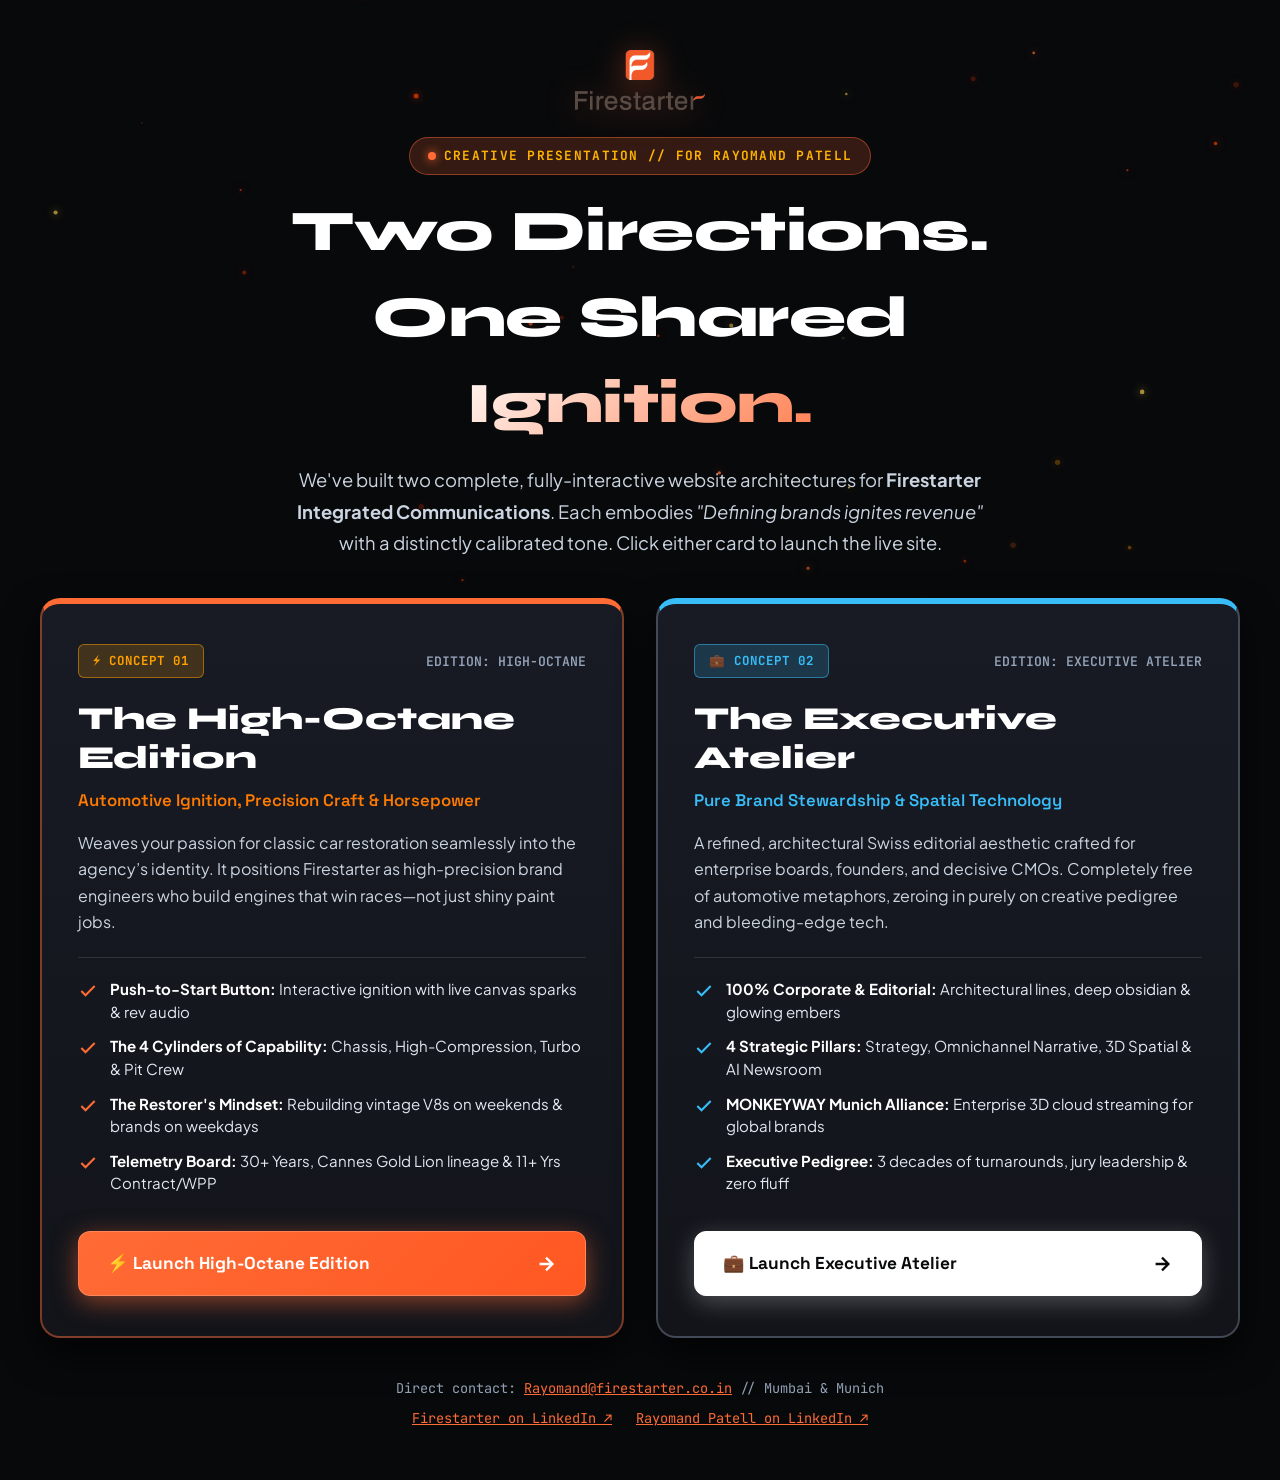
<file: index.html>
<!DOCTYPE html>
<html lang="en">
<head>
    <meta charset="UTF-8">
    <meta name="viewport" content="width=device-width, initial-scale=1.0">
    <title>Firestarter | Executive Creative Presentation for Rayomand Patell</title>
    <meta name="description" content="Executive concept presentation for Rayomand Patell's Firestarter Integrated Communications. Featuring two distinct creative directions: High-Octane Edition vs Executive Atelier.">
    <link rel="icon" type="image/png" href="assets/images/favicon.png">
    
    <!-- External Styles -->
    <link rel="stylesheet" href="assets/css/shared.css">
    <link rel="stylesheet" href="assets/css/hub.css">

    <!-- High-Contrast Embedded Overrides for 100% Guaranteed Visibility -->
    <style>
        body {
            background-color: #08090b !important;
            color: #f8fafc !important;
            font-family: 'Plus Jakarta Sans', system-ui, -apple-system, sans-serif;
            margin: 0;
            padding: 0;
            min-height: 100vh;
        }

        .hub-hero {
            min-height: 100vh;
            display: flex;
            flex-direction: column;
            justify-content: center;
            align-items: center;
            padding: 50px 24px;
            position: relative;
            z-index: 2;
        }

        .hub-header {
            text-align: center;
            max-width: 860px;
            margin: 0 auto 40px;
        }

        .hub-logo {
            height: 60px;
            width: auto;
            object-fit: contain;
            margin-bottom: 20px;
            filter: drop-shadow(0 4px 16px rgba(255, 107, 53, 0.4));
        }

        .hub-kicker {
            display: inline-flex;
            align-items: center;
            gap: 8px;
            background: rgba(255, 107, 53, 0.18);
            border: 1px solid rgba(255, 107, 53, 0.45);
            padding: 8px 18px;
            border-radius: 9999px;
            font-family: 'JetBrains Mono', monospace;
            font-size: 0.8rem;
            font-weight: 700;
            color: #FFB300 !important;
            text-transform: uppercase;
            letter-spacing: 0.1em;
            margin-bottom: 18px;
        }

        .hub-title {
            font-family: 'Syne', sans-serif;
            font-size: clamp(2.3rem, 5vw, 3.6rem);
            font-weight: 800;
            line-height: 1.35;
            color: #FFFFFF !important;
            margin-bottom: 22px;
            letter-spacing: -0.01em;
        }

        .hub-title .title-line {
            display: block;
            margin-bottom: 8px;
        }

        .hub-title .title-line:last-child {
            margin-bottom: 0;
        }

        .hub-title span.highlight {
            background: linear-gradient(135deg, #FFFFFF 20%, #FF6B35 85%);
            -webkit-background-clip: text;
            -webkit-text-fill-color: transparent;
        }

        .hub-intro {
            font-size: 1.15rem;
            color: #CBD5E1 !important;
            line-height: 1.7;
            max-width: 720px;
            margin: 0 auto;
        }

        /* Split Showcase Cards */
        .split-showcase-grid {
            display: grid;
            grid-template-columns: 1fr;
            gap: 32px;
            max-width: 1200px;
            width: 100%;
            margin-bottom: 40px;
            align-items: stretch;
        }

        @media (min-width: 900px) {
            .split-showcase-grid {
                grid-template-columns: 1fr 1fr;
            }
        }

        .showcase-card {
            background: #151821 !important;
            border-radius: 20px;
            padding: 40px 36px;
            display: flex;
            flex-direction: column;
            justify-content: space-between;
            transition: all 0.35s cubic-bezier(0.16, 1, 0.3, 1);
            position: relative;
            text-decoration: none !important;
            box-shadow: 0 16px 36px rgba(0, 0, 0, 0.7);
            margin: 0 !important;
            top: 0 !important;
            height: 100%;
            box-sizing: border-box;
        }

        /* Option 1 Specific Glow & Border */
        .showcase-card.card-opt1 {
            border: 2px solid rgba(255, 107, 53, 0.45) !important;
            border-top: 6px solid #FF6B35 !important;
            background: linear-gradient(180deg, #181b24 0%, #12141a 100%) !important;
        }

        .showcase-card.card-opt1:hover {
            transform: translateY(-8px);
            border-color: #FF6B35 !important;
            box-shadow: 0 24px 50px rgba(0, 0, 0, 0.8), 0 0 35px rgba(255, 107, 53, 0.35);
        }

        /* Option 2 Specific Glow & Border */
        .showcase-card.card-opt2 {
            border: 2px solid rgba(148, 163, 184, 0.35) !important;
            border-top: 6px solid #38BDF8 !important;
            background: linear-gradient(180deg, #181b24 0%, #12141a 100%) !important;
        }

        .showcase-card.card-opt2:hover {
            transform: translateY(-8px);
            border-color: #38BDF8 !important;
            box-shadow: 0 24px 50px rgba(0, 0, 0, 0.8), 0 0 35px rgba(56, 189, 248, 0.3);
        }

        .card-meta-row {
            display: flex;
            justify-content: space-between;
            align-items: center;
            margin-bottom: 22px;
        }

        .card-concept-badge {
            font-family: 'JetBrains Mono', monospace;
            font-size: 0.78rem;
            font-weight: 700;
            padding: 6px 14px;
            border-radius: 6px;
            text-transform: uppercase;
            letter-spacing: 0.08em;
        }

        .card-concept-badge.opt1 {
            color: #FFA000 !important;
            background: rgba(255, 160, 0, 0.18) !important;
            border: 1px solid rgba(255, 160, 0, 0.5) !important;
        }

        .card-concept-badge.opt2 {
            color: #38BDF8 !important;
            background: rgba(56, 189, 248, 0.18) !important;
            border: 1px solid rgba(56, 189, 248, 0.5) !important;
        }

        .card-edition-num {
            font-family: 'JetBrains Mono', monospace;
            font-size: 0.82rem;
            color: #94A3B8 !important;
            font-weight: 600;
        }

        .card-title {
            font-family: 'Syne', sans-serif;
            font-size: clamp(1.9rem, 2.5vw, 2.3rem);
            font-weight: 800;
            color: #FFFFFF !important;
            margin-bottom: 10px;
            line-height: 1.2;
        }

        .card-tagline {
            font-size: 1.05rem;
            font-weight: 600;
            margin-bottom: 16px;
        }

        .card-tagline.opt1 {
            color: #FF7A00 !important;
        }

        .card-tagline.opt2 {
            color: #38BDF8 !important;
        }

        .card-desc {
            font-size: 1rem;
            color: #CBD5E1 !important;
            line-height: 1.65;
            margin-bottom: 22px;
        }

        .card-highlights {
            list-style: none;
            display: flex;
            flex-direction: column;
            gap: 12px;
            border-top: 1px solid rgba(255, 255, 255, 0.12);
            padding-top: 20px;
            margin-bottom: 30px;
        }

        .card-highlights li {
            font-size: 0.94rem;
            color: #E2E8F0 !important;
            display: flex;
            align-items: flex-start;
            gap: 12px;
            line-height: 1.5;
        }

        .card-highlights li strong {
            color: #FFFFFF !important;
        }

        .card-highlights.opt1 li svg {
            color: #FF6B35;
            flex-shrink: 0;
            margin-top: 3px;
        }

        .card-highlights.opt2 li svg {
            color: #38BDF8;
            flex-shrink: 0;
            margin-top: 3px;
        }

        /* High-Visibility Action Buttons */
        .card-action-btn {
            display: flex !important;
            align-items: center !important;
            justify-content: space-between !important;
            width: 100% !important;
            box-sizing: border-box !important;
            padding: 18px 28px !important;
            border-radius: 12px !important;
            font-family: 'Space Grotesk', sans-serif !important;
            font-size: 1.08rem !important;
            font-weight: 700 !important;
            text-decoration: none !important;
            transition: all 0.25s ease !important;
        }

        .btn-card-opt1 {
            background: linear-gradient(135deg, #FF6B35 0%, #FF5722 100%) !important;
            color: #FFFFFF !important;
            box-shadow: 0 6px 24px rgba(255, 107, 53, 0.5) !important;
            border: 1px solid rgba(255, 255, 255, 0.2) !important;
        }

        .showcase-card.card-opt1:hover .btn-card-opt1 {
            background: linear-gradient(135deg, #FF7D4D 0%, #FF6433 100%) !important;
            box-shadow: 0 10px 32px rgba(255, 107, 53, 0.7) !important;
            transform: translateY(-2px);
        }

        .btn-card-opt2 {
            background: #FFFFFF !important;
            color: #090A0B !important;
            box-shadow: 0 6px 24px rgba(255, 255, 255, 0.25) !important;
            border: 1px solid #FFFFFF !important;
        }

        .showcase-card.card-opt2:hover .btn-card-opt2 {
            background: #38BDF8 !important;
            color: #090A0B !important;
            border-color: #38BDF8 !important;
            box-shadow: 0 10px 32px rgba(56, 189, 248, 0.5) !important;
            transform: translateY(-2px);
        }

        .hub-footer-info {
            text-align: center;
            font-family: 'JetBrains Mono', monospace;
            font-size: 0.85rem;
            color: #94A3B8 !important;
            max-width: 650px;
            margin: 0 auto;
            line-height: 1.6;
        }

        .hub-footer-info a {
            color: #FF6B35 !important;
            text-decoration: underline;
        }

        @media (max-width: 768px) {
            .hub-hero {
                padding: 36px 16px !important;
            }
            .hub-header {
                margin-bottom: 24px !important;
            }
            .hub-title {
                font-size: clamp(2rem, 8vw, 2.7rem) !important;
                line-height: 1.3 !important;
                margin-bottom: 14px !important;
            }
            .hub-intro {
                font-size: 1.02rem !important;
                line-height: 1.6 !important;
            }
            .split-showcase-grid {
                gap: 20px !important;
                margin-bottom: 28px !important;
            }
            .showcase-card {
                padding: 26px 18px !important;
                border-radius: 16px !important;
            }
            .card-title {
                font-size: 1.7rem !important;
            }
            .card-action-btn {
                padding: 14px 18px !important;
                font-size: 0.96rem !important;
            }
        }
    </style>
</head>
<body>

    <!-- Ambient Spark Canvas -->
    <canvas id="spark-canvas"></canvas>

    <!-- Main Hub Container -->
    <main class="hub-hero">
        <div class="hub-header">
            <img src="assets/images/logo.png" alt="Firestarter Integrated Communications" class="hub-logo">
            
            <div>
                <span class="hub-kicker">
                    <span style="display:inline-block; width:8px; height:8px; border-radius:50%; background:#FF6B35; box-shadow:0 0 10px #FF6B35;"></span>
                    Creative Presentation // For Rayomand Patell
                </span>
            </div>

            <h1 class="hub-title">
                <span class="title-line">Two Directions.</span>
                <span class="title-line">One Shared</span>
                <span class="title-line highlight">Ignition.</span>
            </h1>

            <p class="hub-intro">
                We've built two complete, fully-interactive website architectures for <strong>Firestarter Integrated Communications</strong>. Each embodies <em>"Defining brands ignites revenue"</em> with a distinctly calibrated tone. Click either card to launch the live site.
            </p>
        </div>

        <!-- Split Screen Showcase Cards -->
        <div class="split-showcase-grid">
            
            <!-- OPTION 1 CARD -->
            <a href="option-1.html" class="showcase-card card-opt1">
                <div>
                    <div class="card-meta-row">
                        <span class="card-concept-badge opt1">⚡ Concept 01</span>
                        <span class="card-edition-num">EDITION: HIGH-OCTANE</span>
                    </div>

                    <div class="card-content">
                        <h2 class="card-title">The High-Octane Edition</h2>
                        <div class="card-tagline opt1">Automotive Ignition, Precision Craft & Horsepower</div>
                        <p class="card-desc">
                            Weaves your passion for classic car restoration seamlessly into the agency’s identity. It positions Firestarter as high-precision brand engineers who build engines that win races—not just shiny paint jobs.
                        </p>

                        <ul class="card-highlights opt1">
                            <li>
                                <svg width="20" height="20" viewBox="0 0 24 24" fill="none" stroke="currentColor" stroke-width="2.5"><polyline points="20 6 9 17 4 12"/></svg>
                                <span><strong>Push-to-Start Button:</strong> Interactive ignition with live canvas sparks & rev audio</span>
                            </li>
                            <li>
                                <svg width="20" height="20" viewBox="0 0 24 24" fill="none" stroke="currentColor" stroke-width="2.5"><polyline points="20 6 9 17 4 12"/></svg>
                                <span><strong>The 4 Cylinders of Capability:</strong> Chassis, High-Compression, Turbo & Pit Crew</span>
                            </li>
                            <li>
                                <svg width="20" height="20" viewBox="0 0 24 24" fill="none" stroke="currentColor" stroke-width="2.5"><polyline points="20 6 9 17 4 12"/></svg>
                                <span><strong>The Restorer's Mindset:</strong> Rebuilding vintage V8s on weekends & brands on weekdays</span>
                            </li>
                            <li>
                                <svg width="20" height="20" viewBox="0 0 24 24" fill="none" stroke="currentColor" stroke-width="2.5"><polyline points="20 6 9 17 4 12"/></svg>
                                <span><strong>Telemetry Board:</strong> 30+ Years, Cannes Gold Lion lineage & 11+ Yrs Contract/WPP</span>
                            </li>
                        </ul>
                    </div>
                </div>

                <div class="card-action-btn btn-card-opt1">
                    <span>⚡ Launch High-Octane Edition</span>
                    <svg width="22" height="22" viewBox="0 0 24 24" fill="none" stroke="currentColor" stroke-width="2.5"><path d="M5 12h14M12 5l7 7-7 7"/></svg>
                </div>
            </a>

            <!-- OPTION 2 CARD -->
            <a href="option-2.html" class="showcase-card card-opt2">
                <div>
                    <div class="card-meta-row">
                        <span class="card-concept-badge opt2">💼 Concept 02</span>
                        <span class="card-edition-num">EDITION: EXECUTIVE ATELIER</span>
                    </div>

                    <div class="card-content">
                        <h2 class="card-title">The Executive Atelier</h2>
                        <div class="card-tagline opt2">Pure Brand Stewardship & Spatial Technology</div>
                        <p class="card-desc">
                            A refined, architectural Swiss editorial aesthetic crafted for enterprise boards, founders, and decisive CMOs. Completely free of automotive metaphors, zeroing in purely on creative pedigree and bleeding-edge tech.
                        </p>

                        <ul class="card-highlights opt2">
                            <li>
                                <svg width="20" height="20" viewBox="0 0 24 24" fill="none" stroke="currentColor" stroke-width="2.5"><polyline points="20 6 9 17 4 12"/></svg>
                                <span><strong>100% Corporate & Editorial:</strong> Architectural lines, deep obsidian & glowing embers</span>
                            </li>
                            <li>
                                <svg width="20" height="20" viewBox="0 0 24 24" fill="none" stroke="currentColor" stroke-width="2.5"><polyline points="20 6 9 17 4 12"/></svg>
                                <span><strong>4 Strategic Pillars:</strong> Strategy, Omnichannel Narrative, 3D Spatial & AI Newsroom</span>
                            </li>
                            <li>
                                <svg width="20" height="20" viewBox="0 0 24 24" fill="none" stroke="currentColor" stroke-width="2.5"><polyline points="20 6 9 17 4 12"/></svg>
                                <span><strong>MONKEYWAY Munich Alliance:</strong> Enterprise 3D cloud streaming for global brands</span>
                            </li>
                            <li>
                                <svg width="20" height="20" viewBox="0 0 24 24" fill="none" stroke="currentColor" stroke-width="2.5"><polyline points="20 6 9 17 4 12"/></svg>
                                <span><strong>Executive Pedigree:</strong> 3 decades of turnarounds, jury leadership & zero fluff</span>
                            </li>
                        </ul>
                    </div>
                </div>

                <div class="card-action-btn btn-card-opt2">
                    <span>💼 Launch Executive Atelier</span>
                    <svg width="22" height="22" viewBox="0 0 24 24" fill="none" stroke="currentColor" stroke-width="2.5"><path d="M5 12h14M12 5l7 7-7 7"/></svg>
                </div>
            </a>

        </div>

        <div class="hub-footer-info">
            Direct contact: <a href="mailto:Rayomand@firestarter.co.in">Rayomand@firestarter.co.in</a> // Mumbai & Munich<br>
            <span style="margin-top:8px; display:inline-block;">
                <a href="https://www.linkedin.com/company/firestarter-integrated-communications/" target="_blank" rel="noopener" style="color:var(--text-secondary); margin-right:16px;">Firestarter on LinkedIn ↗</a>
                <a href="https://in.linkedin.com/in/rayomandjpatell" target="_blank" rel="noopener" style="color:var(--text-secondary);">Rayomand Patell on LinkedIn ↗</a>
            </span>
        </div>
    </main>

    <!-- Scripts -->
    <script src="https://cdnjs.cloudflare.com/ajax/libs/gsap/3.12.5/gsap.min.js"></script>
    <script src="assets/js/sparks.js"></script>
    <script>
        document.addEventListener('DOMContentLoaded', () => {
            if (typeof gsap !== 'undefined') {
                gsap.from('.hub-header', {
                    opacity: 0.6,
                    duration: 0.5,
                    ease: 'power2.out'
                });
                gsap.from('.split-showcase-grid', {
                    opacity: 0.6,
                    duration: 0.5,
                    ease: 'power2.out',
                    clearProps: 'all'
                });
            }
        });
    </script>
</body>
</html>
</file>
<file: assets/css/shared.css>
/**
 * Firestarter Shared Styles & Foundation
 */

@import url('https://fonts.googleapis.com/css2?family=JetBrains+Mono:wght@400;500;700&family=Plus+Jakarta+Sans:wght@300;400;500;600;700;800&family=Space+Grotesk:wght@400;500;600;700&family=Syne:wght@500;600;700;800&display=swap');

:root {
    --bg-dark: #08090b;
    --bg-surface: #101216;
    --bg-card: #15181f;
    --bg-card-hover: #1c202a;
    
    --border-subtle: rgba(255, 255, 255, 0.08);
    --border-highlight: rgba(255, 107, 53, 0.35);
    
    --text-primary: #f8fafc;
    --text-secondary: #94a3b8;
    --text-muted: #64748b;
    
    --accent-fire: #ff6b35;
    --accent-orange: #ff5722;
    --accent-amber: #ff9800;
    --accent-spark: #ffd54f;
    
    --font-heading: 'Syne', sans-serif;
    --font-display: 'Space Grotesk', sans-serif;
    --font-body: 'Plus Jakarta Sans', sans-serif;
    --font-mono: 'JetBrains Mono', monospace;
    
    --radius-sm: 8px;
    --radius-md: 14px;
    --radius-lg: 20px;
    --radius-full: 9999px;
    
    --transition: all 0.3s cubic-bezier(0.16, 1, 0.3, 1);
}

* {
    margin: 0;
    padding: 0;
    box-sizing: border-box;
}

html {
    scroll-behavior: smooth;
    background-color: var(--bg-dark);
    color: var(--text-primary);
    font-family: var(--font-body);
    line-height: 1.6;
    -webkit-font-smoothing: antialiased;
}

body {
    min-height: 100vh;
    overflow-x: hidden;
    position: relative;
    background-color: var(--bg-dark);
}

/* Background Spark Canvas */
#spark-canvas {
    position: fixed;
    top: 0;
    left: 0;
    width: 100vw;
    height: 100vh;
    pointer-events: none;
    z-index: 1;
}

/* Ignition Flash Effect */
.ignition-flash {
    position: fixed;
    top: 0;
    left: 0;
    width: 100vw;
    height: 100vh;
    background: radial-gradient(circle, rgba(255, 107, 53, 0.25) 0%, transparent 70%);
    pointer-events: none;
    z-index: 999;
    animation: flashFade 0.6s ease-out forwards;
}

@keyframes flashFade {
    0% { opacity: 1; transform: scale(0.98); }
    100% { opacity: 0; transform: scale(1.02); }
}

/* Concept Switcher Floating Pill */
.concept-switcher-bar {
    position: fixed;
    top: 20px;
    left: 50%;
    transform: translateX(-50%);
    z-index: 1000;
    display: flex;
    align-items: center;
    background: rgba(16, 18, 22, 0.85);
    backdrop-filter: blur(16px);
    -webkit-backdrop-filter: blur(16px);
    border: 1px solid var(--border-subtle);
    border-radius: var(--radius-full);
    padding: 4px 6px;
    box-shadow: 0 10px 30px rgba(0, 0, 0, 0.5), 0 0 20px rgba(255, 107, 53, 0.1);
}

.switcher-label {
    font-family: var(--font-mono);
    font-size: 0.72rem;
    color: var(--text-muted);
    text-transform: uppercase;
    letter-spacing: 0.08em;
    padding: 0 12px;
    display: flex;
    align-items: center;
    gap: 6px;
}

.switcher-label span.dot {
    width: 6px;
    height: 6px;
    border-radius: 50%;
    background: var(--accent-fire);
    box-shadow: 0 0 8px var(--accent-fire);
    animation: pulseDot 2s infinite;
}

@keyframes pulseDot {
    0%, 100% { opacity: 1; }
    50% { opacity: 0.4; }
}

.switcher-btn {
    font-family: var(--font-body);
    font-size: 0.8rem;
    font-weight: 600;
    padding: 6px 14px;
    border-radius: var(--radius-full);
    border: none;
    background: transparent;
    color: var(--text-secondary);
    cursor: pointer;
    transition: var(--transition);
    text-decoration: none;
    display: inline-flex;
    align-items: center;
    gap: 6px;
}

.switcher-btn:hover {
    color: var(--text-primary);
}

.switcher-btn.active {
    background: linear-gradient(135deg, rgba(255, 107, 53, 0.25), rgba(255, 87, 34, 0.15));
    color: #fff;
    border: 1px solid rgba(255, 107, 53, 0.4);
    box-shadow: 0 2px 10px rgba(255, 107, 53, 0.2);
}

/* Navigation */
.site-nav {
    position: fixed;
    top: 20px;
    left: 0;
    width: 100%;
    z-index: 100;
    transition: var(--transition);
}

.site-nav.scrolled {
    top: 10px;
}

.nav-container {
    max-width: 1240px;
    margin: 0 auto;
    padding: 12px 28px;
    display: flex;
    align-items: center;
    justify-content: space-between;
    background: rgba(14, 16, 20, 0.7);
    backdrop-filter: blur(14px);
    -webkit-backdrop-filter: blur(14px);
    border: 1px solid var(--border-subtle);
    border-radius: var(--radius-lg);
}

.nav-brand {
    display: flex;
    align-items: center;
    gap: 14px;
    text-decoration: none;
}

.nav-logo-img {
    height: 38px;
    width: auto;
    object-fit: contain;
    filter: drop-shadow(0 2px 8px rgba(255, 107, 53, 0.2));
}

.nav-tagline {
    font-family: var(--font-mono);
    font-size: 0.75rem;
    color: var(--text-muted);
    border-left: 1px solid rgba(255, 255, 255, 0.12);
    padding-left: 14px;
    display: none;
}

@media (min-width: 840px) {
    .nav-tagline {
        display: block;
    }
}

.nav-links {
    display: flex;
    align-items: center;
    gap: 28px;
    list-style: none;
}

.nav-link {
    font-family: var(--font-display);
    font-size: 0.9rem;
    font-weight: 500;
    color: var(--text-secondary);
    text-decoration: none;
    transition: var(--transition);
    position: relative;
}

.nav-link:hover {
    color: var(--text-primary);
}

.nav-link:hover::after {
    width: 100%;
}

.nav-link::after {
    content: '';
    position: absolute;
    bottom: -4px;
    left: 0;
    width: 0;
    height: 2px;
    background: var(--accent-fire);
    transition: width 0.3s ease;
}

.nav-cta {
    display: inline-flex;
    align-items: center;
    gap: 8px;
    padding: 8px 18px;
    background: linear-gradient(135deg, var(--accent-fire), var(--accent-orange));
    color: #fff;
    font-size: 0.85rem;
    font-weight: 600;
    border-radius: var(--radius-full);
    text-decoration: none;
    box-shadow: 0 4px 14px rgba(255, 107, 53, 0.3);
    transition: var(--transition);
}

.nav-cta:hover {
    transform: translateY(-2px);
    box-shadow: 0 6px 20px rgba(255, 107, 53, 0.5);
}

/* Layout Containers */
.container {
    max-width: 1240px;
    margin: 0 auto;
    padding: 0 24px;
    position: relative;
    z-index: 2;
}

section {
    position: relative;
    padding: 96px 0;
    z-index: 2;
}

/* Section Header Typography */
.section-kicker {
    font-family: var(--font-mono);
    font-size: 0.78rem;
    text-transform: uppercase;
    letter-spacing: 0.12em;
    color: var(--accent-fire);
    margin-bottom: 12px;
    display: inline-flex;
    align-items: center;
    gap: 8px;
}

.section-kicker::before {
    content: '';
    width: 16px;
    height: 2px;
    background: var(--accent-fire);
}

.section-title {
    font-family: var(--font-heading);
    font-size: clamp(2rem, 4vw, 3.2rem);
    font-weight: 700;
    line-height: 1.15;
    letter-spacing: -0.02em;
    color: #fff;
    margin-bottom: 20px;
}

.section-lead {
    font-size: 1.15rem;
    color: var(--text-secondary);
    max-width: 720px;
    line-height: 1.7;
}

/* Cards & Grid Base */
.grid-2 {
    display: grid;
    grid-template-columns: repeat(auto-fit, minmax(320px, 1fr));
    gap: 28px;
}

.grid-3 {
    display: grid;
    grid-template-columns: repeat(auto-fit, minmax(300px, 1fr));
    gap: 28px;
}

.grid-4 {
    display: grid;
    grid-template-columns: repeat(auto-fit, minmax(260px, 1fr));
    gap: 24px;
}

/* Footer */
.site-footer {
    background: #050607;
    border-top: 1px solid var(--border-subtle);
    padding: 40px 0;
    position: relative;
    z-index: 10;
}

.footer-wrap {
    display: flex;
    flex-wrap: wrap;
    justify-content: space-between;
    align-items: center;
    gap: 28px;
}

.footer-brand {
    display: flex;
    flex-direction: column;
    gap: 10px;
}

.footer-logo {
    height: 36px;
    width: auto;
    object-fit: contain;
}

.footer-tagline {
    font-family: var(--font-mono);
    font-size: 0.85rem;
    color: var(--text-muted);
    letter-spacing: 0.02em;
}

.footer-right {
    display: flex;
    flex-direction: column;
    align-items: flex-end;
    gap: 12px;
    text-align: right;
}

.footer-social-links {
    display: inline-flex;
    align-items: center;
    gap: 10px;
}

.footer-social-icon {
    width: 38px;
    height: 38px;
    border-radius: 50%;
    display: inline-flex;
    align-items: center;
    justify-content: center;
    background: rgba(255, 255, 255, 0.035);
    border: 1px solid rgba(255, 255, 255, 0.1);
    color: var(--text-secondary);
    transition: all 0.25s cubic-bezier(0.16, 1, 0.3, 1);
    text-decoration: none;
}

.footer-social-icon:not(.disabled):hover {
    background: rgba(255, 255, 255, 0.1);
    border-color: rgba(255, 255, 255, 0.3);
    color: var(--text-primary);
    transform: translateY(-2px);
}

.footer-social-icon.disabled {
    opacity: 0.35;
    cursor: not-allowed;
}

.footer-copyright {
    font-family: var(--font-mono);
    font-size: 0.78rem;
    color: var(--text-muted);
    letter-spacing: 0.02em;
}

@media (max-width: 768px) {
    .site-footer {
        padding: 32px 0;
    }
    .footer-wrap {
        flex-direction: column;
        align-items: flex-start;
        gap: 24px;
    }
    .footer-right {
        align-items: flex-start;
        text-align: left;
    }
}

/* Responsive adjustments */
@media (max-width: 768px) {
    html, body {
        overflow-x: hidden !important;
        width: 100% !important;
    }
    .container {
        padding: 0 16px !important;
        width: 100% !important;
        max-width: 100% !important;
        box-sizing: border-box !important;
    }
    .site-nav {
        top: 14px;
        padding: 0 12px;
    }
    .nav-container {
        padding: 10px 16px !important;
    }
    .nav-logo-img {
        height: 30px !important;
    }
    /* Switcher bar removed */
    .nav-links {
        display: none !important;
    }
    .grid-2, .grid-3, .grid-4 {
        grid-template-columns: 1fr !important;
        gap: 18px !important;
    }
    section {
        padding: 56px 0 !important;
    }
}

/* ==========================================================================
   OFFICE GALLERY & LIGHTBOX SHARED STYLES
   ========================================================================== */

.section-header-row {
    display: grid;
    grid-template-columns: 1fr;
    gap: 12px;
    margin-bottom: 36px;
}

.section-header-row .section-kicker {
    margin-bottom: 4px;
}

.section-header-row .section-title {
    margin-bottom: 0;
}

.section-lead-inline {
    color: var(--text-secondary);
    font-size: 1.05rem;
    line-height: 1.6;
    margin: 0;
}

@media (min-width: 900px) {
    .section-header-row {
        grid-template-columns: 1fr minmax(320px, 520px);
        grid-template-areas:
            "kicker kicker"
            "title  lead";
        column-gap: 48px;
        row-gap: 12px;
        align-items: start;
    }

    .section-header-row .section-kicker {
        grid-area: kicker;
    }

    .section-header-row .section-title {
        grid-area: title;
    }

    .section-header-row .section-lead-inline {
        grid-area: lead;
        max-width: 520px;
        padding-top: 4px;
    }
}

.photo-img-wrap {
    position: relative;
    width: 100%;
    height: 100%;
    overflow: hidden;
}

.office-img {
    width: 100%;
    height: 100%;
    object-fit: cover;
    display: block;
    transition: transform 0.65s cubic-bezier(0.16, 1, 0.3, 1), filter 0.5s ease;
}

.photo-overlay {
    position: absolute;
    inset: 0;
    background: linear-gradient(180deg, rgba(8, 9, 11, 0.15) 0%, rgba(8, 9, 11, 0.25) 40%, rgba(8, 9, 11, 0.92) 100%);
    display: flex;
    flex-direction: column;
    justify-content: space-between;
    padding: 24px;
    transition: var(--transition);
    z-index: 2;
}

.photo-badge {
    align-self: flex-start;
    display: inline-flex;
    align-items: center;
    gap: 8px;
    background: rgba(13, 15, 18, 0.88);
    border: 1px solid rgba(255, 255, 255, 0.12);
    padding: 6px 14px;
    border-radius: var(--radius-full);
    font-family: var(--font-mono);
    font-size: 0.72rem;
    font-weight: 600;
    letter-spacing: 0.08em;
    text-transform: uppercase;
    backdrop-filter: blur(10px);
}

.badge-dot {
    width: 6px;
    height: 6px;
    border-radius: 50%;
    background: var(--accent-fire);
    box-shadow: 0 0 8px var(--accent-fire);
}

.photo-meta {
    transform: translateY(2px);
    transition: var(--transition);
}

.photo-title {
    font-family: var(--font-heading);
    font-size: 1.35rem;
    font-weight: 700;
    color: #fff;
    margin-bottom: 6px;
    letter-spacing: -0.01em;
}

.photo-desc {
    font-size: 0.9rem;
    color: var(--text-secondary);
    line-height: 1.5;
    max-width: 90%;
}

.photo-expand-btn {
    position: absolute;
    top: 20px;
    right: 20px;
    width: 40px;
    height: 40px;
    border-radius: 50%;
    background: rgba(255, 255, 255, 0.12);
    border: 1px solid rgba(255, 255, 255, 0.2);
    display: flex;
    align-items: center;
    justify-content: center;
    color: #fff;
    opacity: 0.85;
    backdrop-filter: blur(8px);
    transition: var(--transition);
    z-index: 3;
}

/* Photo Lightbox Modal */
.photo-lightbox {
    position: fixed;
    inset: 0;
    z-index: 2500;
    display: flex;
    align-items: center;
    justify-content: center;
    opacity: 0;
    visibility: hidden;
    transition: opacity 0.3s ease, visibility 0.3s ease;
}

.photo-lightbox.active {
    opacity: 1;
    visibility: visible;
}

.lightbox-backdrop {
    position: absolute;
    inset: 0;
    background: rgba(5, 6, 8, 0.94);
    backdrop-filter: blur(16px);
    -webkit-backdrop-filter: blur(16px);
}

.lightbox-content {
    position: relative;
    z-index: 2;
    max-width: 92vw;
    max-height: 90vh;
    display: flex;
    flex-direction: column;
    align-items: center;
}

.lightbox-img-container {
    max-width: 1200px;
    max-height: 78vh;
    border-radius: 14px;
    overflow: hidden;
    border: 1px solid rgba(255, 255, 255, 0.18);
    box-shadow: 0 25px 60px rgba(0, 0, 0, 0.95);
    background: #000;
}

#lightbox-img {
    display: block;
    max-width: 100%;
    max-height: 78vh;
    width: auto;
    height: auto;
    object-fit: contain;
}

.lightbox-caption {
    margin-top: 14px;
    color: var(--text-primary);
    font-family: var(--font-display);
    font-size: 0.95rem;
    font-weight: 500;
    text-align: center;
    background: rgba(16, 18, 24, 0.85);
    padding: 8px 22px;
    border-radius: var(--radius-full);
    border: 1px solid rgba(255, 255, 255, 0.12);
}

.lightbox-close {
    position: absolute;
    top: -46px;
    right: 0;
    background: none;
    border: none;
    color: #fff;
    font-size: 2.2rem;
    line-height: 1;
    cursor: pointer;
    transition: color 0.2s ease, transform 0.2s ease;
    padding: 4px;
}

.lightbox-close:hover {
    color: var(--accent-fire);
    transform: scale(1.1);
}

/* Mobile Gallery Indicators */
.gallery-carousel-indicators {
    display: none;
}

@media (max-width: 768px) {
    .gallery-carousel-indicators {
        display: flex;
        justify-content: center;
        align-items: center;
        gap: 8px;
        margin-top: 18px;
    }

    .gallery-dot {
        width: 20px;
        height: 4px;
        border-radius: 2px;
        background: rgba(255, 255, 255, 0.2);
        transition: all 0.3s cubic-bezier(0.16, 1, 0.3, 1);
        cursor: pointer;
    }

    .gallery-dot.active {
        width: 36px;
        background: var(--accent-fire);
    }
}



/* ==========================================================================
   OUR PROJECTS SECTION SHARED STYLES
   ========================================================================== */

.projects-section {
    padding: 76px 0 60px;
    position: relative;
    border-bottom: 1px solid rgba(255, 255, 255, 0.06);
}

.projects-header-row {
    display: flex;
    flex-direction: column;
    gap: 20px;
    margin-bottom: 40px;
}

@media (min-width: 900px) {
    .projects-header-row {
        flex-direction: row;
        justify-content: space-between;
        align-items: flex-end;
    }
}

.project-nav-tabs {
    display: flex;
    gap: 12px;
    flex-wrap: wrap;
}

.project-tab-btn {
    display: inline-flex;
    align-items: center;
    gap: 8px;
    background: rgba(255, 255, 255, 0.04);
    border: 1px solid rgba(255, 255, 255, 0.12);
    padding: 10px 20px;
    border-radius: var(--radius-full);
    color: var(--text-secondary);
    font-family: var(--font-display);
    font-size: 0.88rem;
    font-weight: 600;
    cursor: pointer;
    transition: var(--transition);
}

.project-tab-btn:hover {
    background: rgba(255, 255, 255, 0.08);
    color: #fff;
    border-color: rgba(255, 255, 255, 0.25);
}

.project-tab-btn.active {
    background: rgba(255, 255, 255, 0.12);
    color: #fff;
    border-color: #fff;
}

.project-stage-container {
    position: relative;
    width: 100%;
}

.project-slide {
    display: none;
    opacity: 0;
    transition: opacity 0.4s ease;
}

.project-slide.active {
    display: block;
    opacity: 1;
}

.project-grid {
    display: grid;
    grid-template-columns: 1fr;
    gap: 36px;
    align-items: center;
}

@media (min-width: 992px) {
    .project-grid {
        grid-template-columns: 1.35fr 1fr;
        gap: 48px;
    }
}

.project-screenshot-frame {
    position: relative;
    border-radius: var(--radius-md);
    overflow: hidden;
    background: #0d0f14;
    border: 1px solid rgba(255, 255, 255, 0.12);
    box-shadow: 0 20px 50px rgba(0, 0, 0, 0.85);
    cursor: pointer;
    aspect-ratio: 16 / 10;
}

.project-screenshot-img {
    width: 100%;
    height: 100%;
    object-fit: cover;
    display: block;
    transition: transform 0.6s cubic-bezier(0.16, 1, 0.3, 1);
}

.project-screenshot-frame:hover .project-screenshot-img {
    transform: scale(1.03);
}

.project-screenshot-overlay {
    position: absolute;
    inset: 0;
    background: linear-gradient(180deg, rgba(8, 9, 11, 0.1) 0%, transparent 60%, rgba(8, 9, 11, 0.75) 100%);
    display: flex;
    justify-content: space-between;
    align-items: flex-start;
    padding: 18px;
    pointer-events: none;
}

.screenshot-pill {
    display: inline-flex;
    align-items: center;
    gap: 8px;
    background: rgba(13, 15, 20, 0.88);
    border: 1px solid rgba(255, 255, 255, 0.14);
    padding: 6px 14px;
    border-radius: var(--radius-full);
    font-family: var(--font-mono);
    font-size: 0.72rem;
    font-weight: 600;
    letter-spacing: 0.08em;
    color: #fff;
    backdrop-filter: blur(10px);
}

.screenshot-expand-icon {
    width: 36px;
    height: 36px;
    border-radius: 50%;
    background: rgba(255, 255, 255, 0.12);
    border: 1px solid rgba(255, 255, 255, 0.2);
    display: flex;
    align-items: center;
    justify-content: center;
    color: #fff;
    backdrop-filter: blur(8px);
    transition: var(--transition);
}

.project-details-col {
    display: flex;
    flex-direction: column;
    justify-content: center;
}

.project-account-badge {
    display: inline-flex;
    align-items: center;
    gap: 8px;
    font-family: var(--font-mono);
    font-size: 0.78rem;
    margin-bottom: 12px;
}

.badge-label {
    color: var(--text-muted);
    letter-spacing: 0.1em;
}

.badge-val {
    font-weight: 700;
}

.project-heading {
    font-family: var(--font-heading);
    font-size: clamp(1.8rem, 2.5vw, 2.4rem);
    font-weight: 700;
    color: #fff;
    line-height: 1.25;
    margin-bottom: 14px;
    letter-spacing: -0.01em;
}

.project-summary {
    font-size: 1.05rem;
    color: var(--text-secondary);
    line-height: 1.65;
    margin-bottom: 22px;
}

.project-work-done-box {
    background: rgba(255, 255, 255, 0.025);
    border: 1px solid var(--border-subtle);
    border-radius: var(--radius-md);
    padding: 22px 24px;
    margin-bottom: 24px;
}

.work-done-title {
    display: flex;
    align-items: center;
    gap: 8px;
    font-family: var(--font-mono);
    font-size: 0.8rem;
    text-transform: uppercase;
    letter-spacing: 0.1em;
    color: var(--text-primary);
    margin-bottom: 14px;
}

.work-done-list {
    list-style: none;
    display: flex;
    flex-direction: column;
    gap: 10px;
}

.work-done-list li {
    font-size: 0.92rem;
    color: var(--text-secondary);
    line-height: 1.5;
    position: relative;
    padding-left: 20px;
}

.work-done-list li::before {
    content: '—';
    position: absolute;
    left: 0;
    color: var(--accent-fire);
}

.work-done-list li strong {
    color: #fff;
}

.project-footer-row {
    display: flex;
    justify-content: space-between;
    align-items: center;
    padding-top: 14px;
    border-top: 1px solid rgba(255, 255, 255, 0.06);
    gap: 16px;
}

.project-metric-pill {
    display: flex;
    align-items: baseline;
    gap: 8px;
}

.metric-val {
    font-family: var(--font-display);
    font-size: 1.4rem;
    font-weight: 700;
}

.metric-desc {
    font-size: 0.8rem;
    color: var(--text-muted);
}

.project-arrows {
    display: flex;
    gap: 8px;
}

.proj-nav-btn {
    width: 42px;
    height: 42px;
    border-radius: 50%;
    background: rgba(255, 255, 255, 0.05);
    border: 1px solid rgba(255, 255, 255, 0.12);
    display: flex;
    align-items: center;
    justify-content: center;
    color: #fff;
    cursor: pointer;
    transition: var(--transition);
}

.proj-nav-btn:hover {
    background: rgba(255, 255, 255, 0.12);
    border-color: rgba(255, 255, 255, 0.3);
    transform: translateY(-2px);
}

.project-carousel-dots {
    display: none;
}

@media (max-width: 768px) {
    .projects-section {
        padding: 60px 0 45px !important;
    }

    .project-nav-tabs {
        overflow-x: auto;
        white-space: nowrap;
        width: 100%;
        padding-bottom: 8px;
        -webkit-overflow-scrolling: touch;
        scrollbar-width: none;
    }
    
    .project-nav-tabs::-webkit-scrollbar {
        display: none;
    }

    .project-tab-btn {
        padding: 8px 14px !important;
        font-size: 0.8rem !important;
    }

    .project-screenshot-frame {
        aspect-ratio: 16 / 10;
        width: 100%;
    }

    .project-carousel-dots {
        display: flex;
        justify-content: center;
        align-items: center;
        gap: 8px;
        margin-top: 24px;
    }

    .proj-dot {
        width: 20px;
        height: 4px;
        border-radius: 2px;
        background: rgba(255, 255, 255, 0.2);
        transition: all 0.3s ease;
        cursor: pointer;
    }

    .proj-dot.active {
        width: 36px;
        background: var(--accent-fire);
    }
}


/* ==========================================================================
   OUR CLIENTS SECTION SHARED STYLES (Standard 3-Second Auto-Shift Carousel)
   ========================================================================== */

.clients-section {
    padding: 68px 0 60px;
    position: relative;
    border-bottom: 1px solid rgba(255, 255, 255, 0.06);
    overflow: hidden;
}

.clients-header-row {
    display: flex;
    flex-direction: column;
    gap: 20px;
    margin-bottom: 36px;
}

@media (min-width: 900px) {
    .clients-header-row {
        flex-direction: row;
        justify-content: space-between;
        align-items: flex-end;
    }
}

.clients-title-group h2 {
    font-size: clamp(1.8rem, 3.2vw, 2.6rem);
    font-weight: 800;
    line-height: 1.15;
    letter-spacing: -0.02em;
    margin: 8px 0 10px;
}

.clients-title-group {
    flex: 1;
}

.clients-title-group p {
    color: var(--text-secondary);
    max-width: 100%;
    font-size: 0.98rem;
    line-height: 1.55;
}

.clients-controls {
    display: inline-flex;
    align-items: center;
    gap: 12px;
}

.client-ctrl-btn {
    width: 44px;
    height: 44px;
    border-radius: 50%;
    display: inline-flex;
    align-items: center;
    justify-content: center;
    background: rgba(255, 255, 255, 0.04);
    border: 1px solid rgba(255, 255, 255, 0.12);
    color: var(--text-primary);
    cursor: pointer;
    transition: all 0.25s cubic-bezier(0.16, 1, 0.3, 1);
}

.client-ctrl-btn:hover {
    background: rgba(255, 255, 255, 0.12);
    border-color: rgba(255, 255, 255, 0.3);
    transform: scale(1.06);
}

.client-ctrl-btn:active {
    transform: scale(0.96);
}

/* Carousel Viewport Container */
.clients-marquee-wrapper {
    position: relative;
    width: 100%;
    overflow: hidden;
    padding: 16px 0;
    -webkit-mask-image: linear-gradient(to right, transparent 0%, black 7%, black 93%, transparent 100%);
    mask-image: linear-gradient(to right, transparent 0%, black 7%, black 93%, transparent 100%);
}

.clients-marquee-track {
    display: flex;
    gap: 22px;
    width: max-content;
    will-change: transform;
    transition: transform 0.65s cubic-bezier(0.25, 1, 0.5, 1);
}

/* Logo Card */
.client-logo-card {
    flex: 0 0 230px;
    height: 100px;
    background: rgba(255, 255, 255, 0.025);
    border: 1px solid rgba(255, 255, 255, 0.08);
    border-radius: var(--radius-md);
    display: flex;
    flex-direction: column;
    align-items: center;
    justify-content: center;
    padding: 16px 20px;
    text-decoration: none;
    transition: all 0.35s cubic-bezier(0.16, 1, 0.3, 1);
    position: relative;
    user-select: none;
}

.client-logo-card:hover {
    background: rgba(255, 255, 255, 0.05);
    transform: translateY(-4px);
    box-shadow: 0 12px 28px rgba(0, 0, 0, 0.4);
}

.client-logo-img {
    width: 175px;
    height: 52px;
    object-fit: contain;
    filter: brightness(0.96) contrast(104%);
    transition: filter 0.35s ease, transform 0.35s ease;
}

.client-logo-card:hover .client-logo-img {
    filter: brightness(1.12) contrast(110%);
    transform: scale(1.04);
}

.client-card-meta {
    margin-top: 8px;
    font-family: var(--font-mono);
    font-size: 0.65rem;
    letter-spacing: 0.1em;
    text-transform: uppercase;
    color: var(--text-muted);
    transition: color 0.3s ease;
    white-space: nowrap;
    overflow: hidden;
    text-overflow: ellipsis;
    max-width: 100%;
}

.client-logo-card:hover .client-card-meta {
    color: var(--text-secondary);
}

/* Responsive */
@media (max-width: 768px) {
    .clients-section {
        padding: 52px 0 44px;
    }
    .client-logo-card {
        flex: 0 0 180px;
        height: 80px;
        padding: 10px 14px;
    }
    .client-logo-img {
        width: 140px;
        height: 42px;
    }
    .clients-marquee-wrapper {
        -webkit-mask-image: linear-gradient(to right, transparent 0%, black 5%, black 95%, transparent 100%);
        mask-image: linear-gradient(to right, transparent 0%, black 5%, black 95%, transparent 100%);
    }
}

/* ==========================================================================
   NAVIGATION HAMBURGER & RESPONSIVE SCALING
   ========================================================================== */

/* Hamburger Button */
.nav-hamburger {
    display: none;
    flex-direction: column;
    justify-content: center;
    gap: 6px;
    width: 40px;
    height: 40px;
    background: rgba(255, 255, 255, 0.05);
    border: 1px solid rgba(255, 255, 255, 0.12);
    border-radius: var(--radius-sm);
    cursor: pointer;
    padding: 8px;
    z-index: 120;
    transition: all 0.3s ease;
}

.nav-hamburger span {
    display: block;
    width: 100%;
    height: 2px;
    background: var(--text-primary);
    border-radius: 2px;
    transition: all 0.3s ease;
    transform-origin: center;
}

.nav-hamburger.is-active span:nth-child(1) {
    transform: translateY(8px) rotate(45deg);
}

.nav-hamburger.is-active span:nth-child(2) {
    opacity: 0;
    transform: scaleX(0);
}

.nav-hamburger.is-active span:nth-child(3) {
    transform: translateY(-8px) rotate(-45deg);
}

/* Medium Desktop Scaling (prevent nav wrapping on laptops) */
@media (max-width: 1280px) and (min-width: 993px) {
    .nav-links {
        gap: 16px !important;
    }
    .nav-link {
        font-size: 0.82rem !important;
    }
    .nav-cta {
        padding: 6px 14px !important;
        font-size: 0.8rem !important;
    }
}

@media (max-width: 992px) and (min-width: 769px) {
    .nav-tagline {
        display: none !important;
    }
    .nav-links {
        gap: 10px !important;
    }
    .nav-link {
        font-size: 0.76rem !important;
    }
    .nav-cta {
        padding: 5px 12px !important;
        font-size: 0.75rem !important;
    }
}

/* Mobile Navigation Drawer */
@media (max-width: 768px) {
    .nav-hamburger {
        display: flex;
    }

    .nav-links {
        position: fixed;
        top: 72px;
        left: 12px;
        right: 12px;
        background: rgba(14, 16, 20, 0.97);
        backdrop-filter: blur(24px);
        -webkit-backdrop-filter: blur(24px);
        border: 1px solid rgba(255, 255, 255, 0.15);
        border-radius: var(--radius-lg);
        padding: 24px 20px;
        flex-direction: column;
        align-items: stretch;
        gap: 12px;
        display: none !important;
        box-shadow: 0 25px 50px rgba(0, 0, 0, 0.85);
        z-index: 110;
        max-height: calc(100vh - 130px);
        overflow-y: auto;
    }

    .nav-links.is-open {
        display: flex !important;
        animation: mobileNavFade 0.25s cubic-bezier(0.16, 1, 0.3, 1) forwards;
    }

    .nav-link {
        font-size: 1.05rem;
        padding: 10px 14px;
        display: block;
        border-radius: var(--radius-sm);
        color: var(--text-primary);
        border-bottom: 1px solid rgba(255, 255, 255, 0.05);
    }

    .nav-link:hover {
        background: rgba(255, 255, 255, 0.06);
    }

    .nav-cta {
        margin-top: 10px;
        text-align: center;
        justify-content: center;
        padding: 12px 20px;
        font-size: 0.95rem;
    }
}

@keyframes mobileNavFade {
    from {
        opacity: 0;
        transform: translateY(-12px);
    }
    to {
        opacity: 1;
        transform: translateY(0);
    }
}
</file>
<file: assets/css/hub.css>
/**
 * Firestarter Concept Showcase / Split Screen Hub Styles
 * High-Contrast, Elevated Glassmorphic Design
 */

.hub-hero {
    min-height: 100vh;
    display: flex;
    flex-direction: column;
    justify-content: center;
    align-items: center;
    padding: 60px 24px;
    position: relative;
    z-index: 2;
}

.hub-header {
    text-align: center;
    max-width: 860px;
    margin: 0 auto 50px;
}

.hub-logo {
    height: 65px;
    width: auto;
    object-fit: contain;
    margin-bottom: 24px;
    filter: drop-shadow(0 4px 16px rgba(255, 107, 53, 0.4));
}

.hub-kicker {
    display: inline-flex;
    align-items: center;
    gap: 8px;
    background: rgba(255, 107, 53, 0.15);
    border: 1px solid rgba(255, 107, 53, 0.4);
    padding: 8px 18px;
    border-radius: var(--radius-full);
    font-family: var(--font-mono);
    font-size: 0.8rem;
    font-weight: 600;
    color: #FFB300 !important;
    text-transform: uppercase;
    letter-spacing: 0.1em;
    margin-bottom: 22px;
}

.hub-title {
    font-family: var(--font-heading);
    font-size: clamp(2.4rem, 5vw, 3.8rem);
    font-weight: 800;
    line-height: 1.35;
    color: #FFFFFF !important;
    margin-bottom: 22px;
    letter-spacing: -0.01em;
}

.hub-title .title-line {
    display: block;
    margin-bottom: 4px;
}

.hub-title span.highlight {
    background: linear-gradient(135deg, #FFFFFF 20%, #FF6B35 85%);
    -webkit-background-clip: text;
    -webkit-text-fill-color: transparent;
}

.hub-intro {
    font-size: 1.2rem;
    color: #CBD5E1 !important;
    line-height: 1.7;
    max-width: 720px;
    margin: 0 auto;
}

/* Split Showcase Cards */
.split-showcase-grid {
    display: grid;
    grid-template-columns: 1fr;
    gap: 36px;
    max-width: 1200px;
    width: 100%;
    margin-bottom: 50px;
    align-items: stretch;
}
    gap: 36px;
    max-width: 1200px;
    width: 100%;
    margin-bottom: 50px;
}

@media (min-width: 900px) {
    .split-showcase-grid {
        grid-template-columns: 1fr 1fr;
    }
}

/* Individual Card Styling */
.showcase-card {
    background: #151821 !important;
    border-radius: 20px;
    padding: 44px 38px;
    display: flex;
    flex-direction: column;
    justify-content: space-between;
    transition: all 0.35s cubic-bezier(0.16, 1, 0.3, 1);
    position: relative;
    overflow: hidden;
    text-decoration: none !important;
    box-shadow: 0 16px 36px rgba(0, 0, 0, 0.7);
}

/* Option 1 Specific Glow & Border */
.showcase-card.card-opt1 {
    border: 2px solid rgba(255, 107, 53, 0.35);
    border-top: 5px solid #FF6B35;
}

.showcase-card.card-opt1:hover {
    transform: translateY(-8px);
    border-color: #FF6B35;
    box-shadow: 0 24px 50px rgba(0, 0, 0, 0.8), 0 0 35px rgba(255, 107, 53, 0.3);
}

/* Option 2 Specific Glow & Border */
.showcase-card.card-opt2 {
    border: 2px solid rgba(148, 163, 184, 0.3);
    border-top: 5px solid #38BDF8;
}

.showcase-card.card-opt2:hover {
    transform: translateY(-8px);
    border-color: #38BDF8;
    box-shadow: 0 24px 50px rgba(0, 0, 0, 0.8), 0 0 35px rgba(56, 189, 248, 0.25);
}

/* Card Header Meta */
.card-meta-row {
    display: flex;
    justify-content: space-between;
    align-items: center;
    margin-bottom: 24px;
}

.card-concept-badge {
    font-family: var(--font-mono);
    font-size: 0.78rem;
    font-weight: 700;
    padding: 6px 14px;
    border-radius: var(--radius-sm);
    text-transform: uppercase;
    letter-spacing: 0.08em;
}

.card-concept-badge.opt1 {
    color: #FFA000 !important;
    background: rgba(255, 160, 0, 0.15);
    border: 1px solid rgba(255, 160, 0, 0.4);
}

.card-concept-badge.opt2 {
    color: #38BDF8 !important;
    background: rgba(56, 189, 248, 0.15);
    border: 1px solid rgba(56, 189, 248, 0.4);
}

.card-edition-num {
    font-family: var(--font-mono);
    font-size: 0.8rem;
    color: #94A3B8 !important;
    font-weight: 500;
}

/* Card Content Typography */
.card-content {
    margin-bottom: 36px;
}

.card-title {
    font-family: var(--font-heading);
    font-size: clamp(2rem, 2.5vw, 2.4rem);
    font-weight: 800;
    color: #FFFFFF !important;
    margin-bottom: 12px;
    line-height: 1.2;
}

.card-tagline {
    font-family: var(--font-display);
    font-size: 1.05rem;
    font-weight: 600;
    margin-bottom: 18px;
}

.card-tagline.opt1 {
    color: #FF7A00 !important;
}

.card-tagline.opt2 {
    color: #38BDF8 !important;
}

.card-desc {
    font-size: 1.02rem;
    color: #CBD5E1 !important;
    line-height: 1.65;
    margin-bottom: 24px;
}

.card-highlights {
    list-style: none;
    display: flex;
    flex-direction: column;
    gap: 12px;
    border-top: 1px solid rgba(255, 255, 255, 0.1);
    padding-top: 22px;
}

.card-highlights li {
    font-size: 0.94rem;
    color: #E2E8F0 !important;
    display: flex;
    align-items: flex-start;
    gap: 12px;
    line-height: 1.5;
}

.card-highlights li strong {
    color: #FFFFFF !important;
}

.card-highlights li svg {
    flex-shrink: 0;
    margin-top: 3px;
}

.card-highlights.opt1 li svg {
    color: #FF6B35;
}

.card-highlights.opt2 li svg {
    color: #38BDF8;
}

/* Action Buttons */
.card-action-btn {
    display: flex;
    align-items: center;
    justify-content: space-between;
    width: 100%;
    padding: 18px 28px;
    border-radius: 12px;
    font-family: var(--font-display);
    font-size: 1.05rem;
    font-weight: 700;
    transition: var(--transition);
    cursor: pointer;
}

.btn-card-opt1 {
    background: linear-gradient(135deg, #FF6B35 0%, #FF5722 100%) !important;
    color: #FFFFFF !important;
    box-shadow: 0 6px 22px rgba(255, 107, 53, 0.45);
    border: none;
}

.showcase-card.card-opt1:hover .btn-card-opt1 {
    background: linear-gradient(135deg, #FF7D4D 0%, #FF6433 100%) !important;
    box-shadow: 0 10px 30px rgba(255, 107, 53, 0.65);
    transform: translateY(-2px);
}

.btn-card-opt2 {
    background: #FFFFFF !important;
    color: #090A0B !important;
    box-shadow: 0 6px 22px rgba(255, 255, 255, 0.25);
    border: none;
}

.showcase-card.card-opt2:hover .btn-card-opt2 {
    background: #38BDF8 !important;
    color: #090A0B !important;
    box-shadow: 0 10px 30px rgba(56, 189, 248, 0.5);
    transform: translateY(-2px);
}

/* Hub Footer Info */
.hub-footer-info {
    text-align: center;
    font-family: var(--font-mono);
    font-size: 0.85rem;
    color: #94A3B8 !important;
    max-width: 650px;
    margin: 0 auto;
    line-height: 1.6;
}

.hub-footer-info a {
    color: #FF6B35 !important;
    text-decoration: underline;
}
</file>
